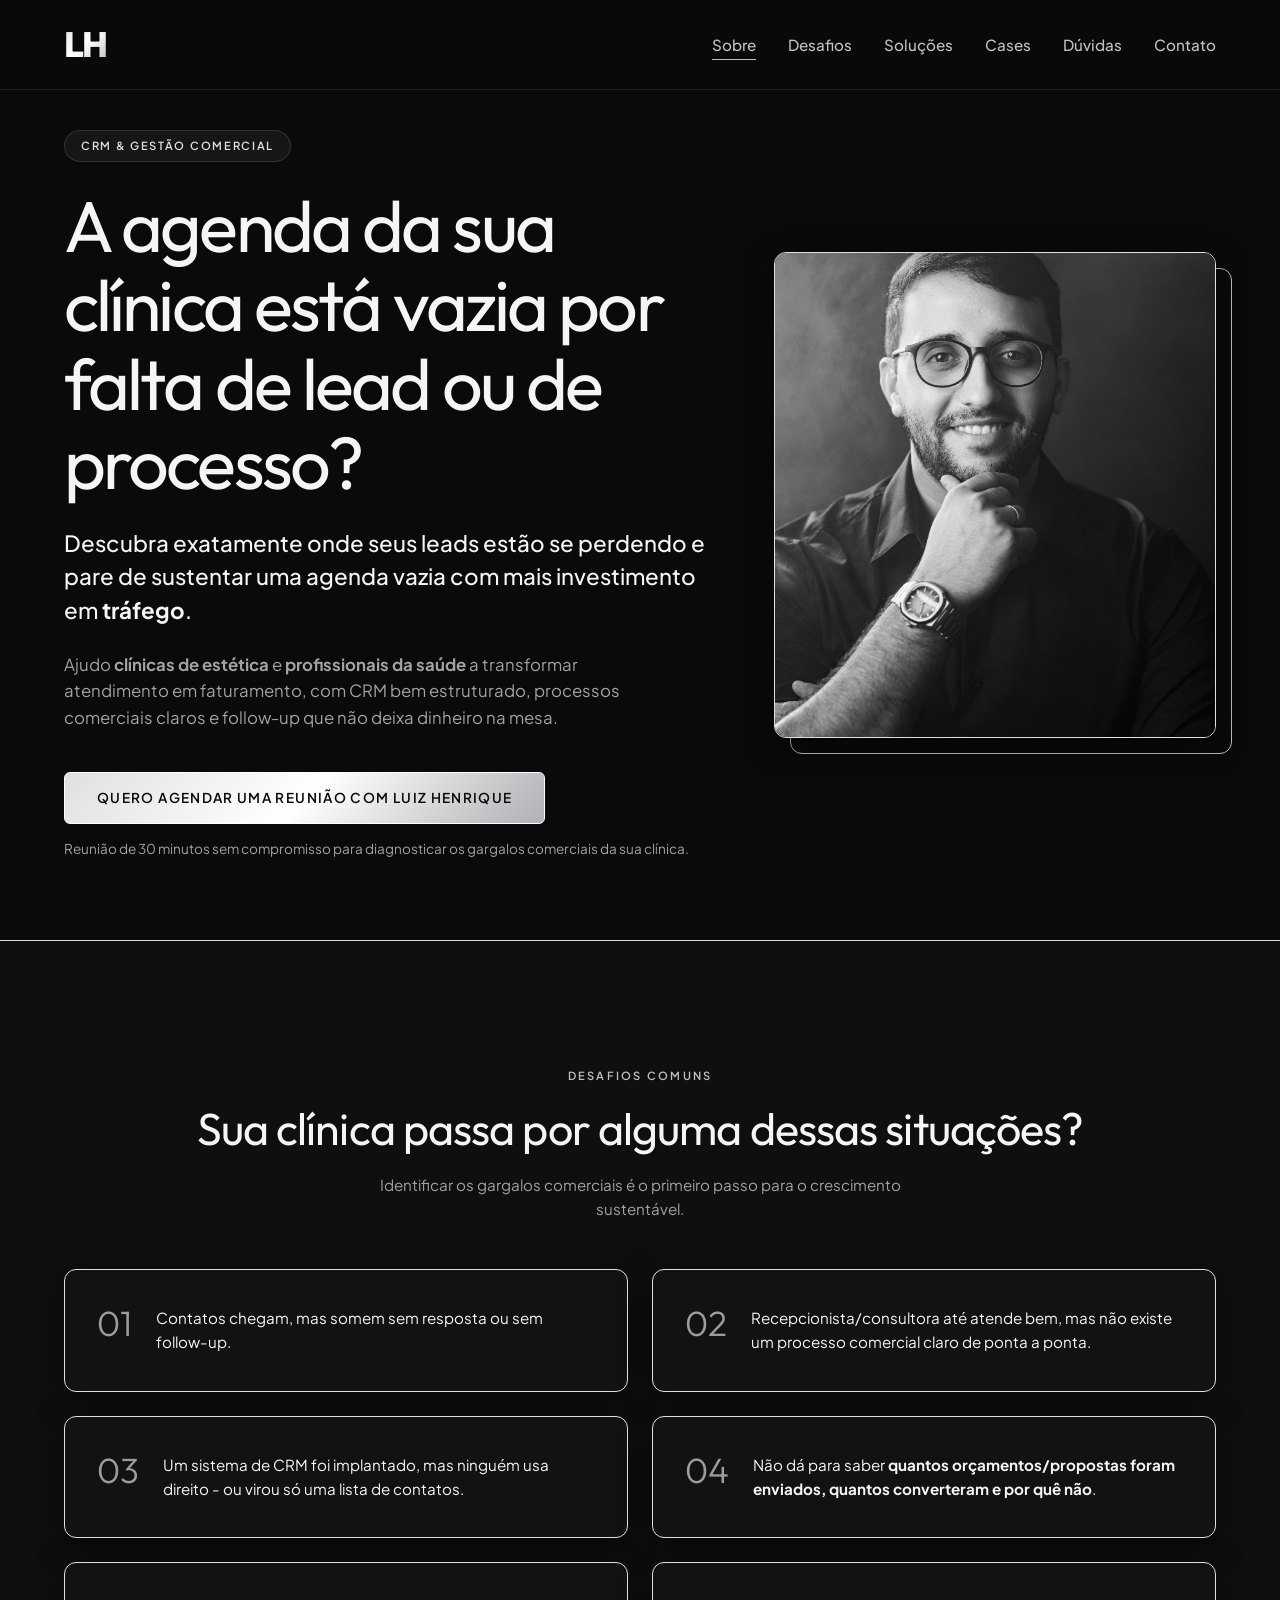
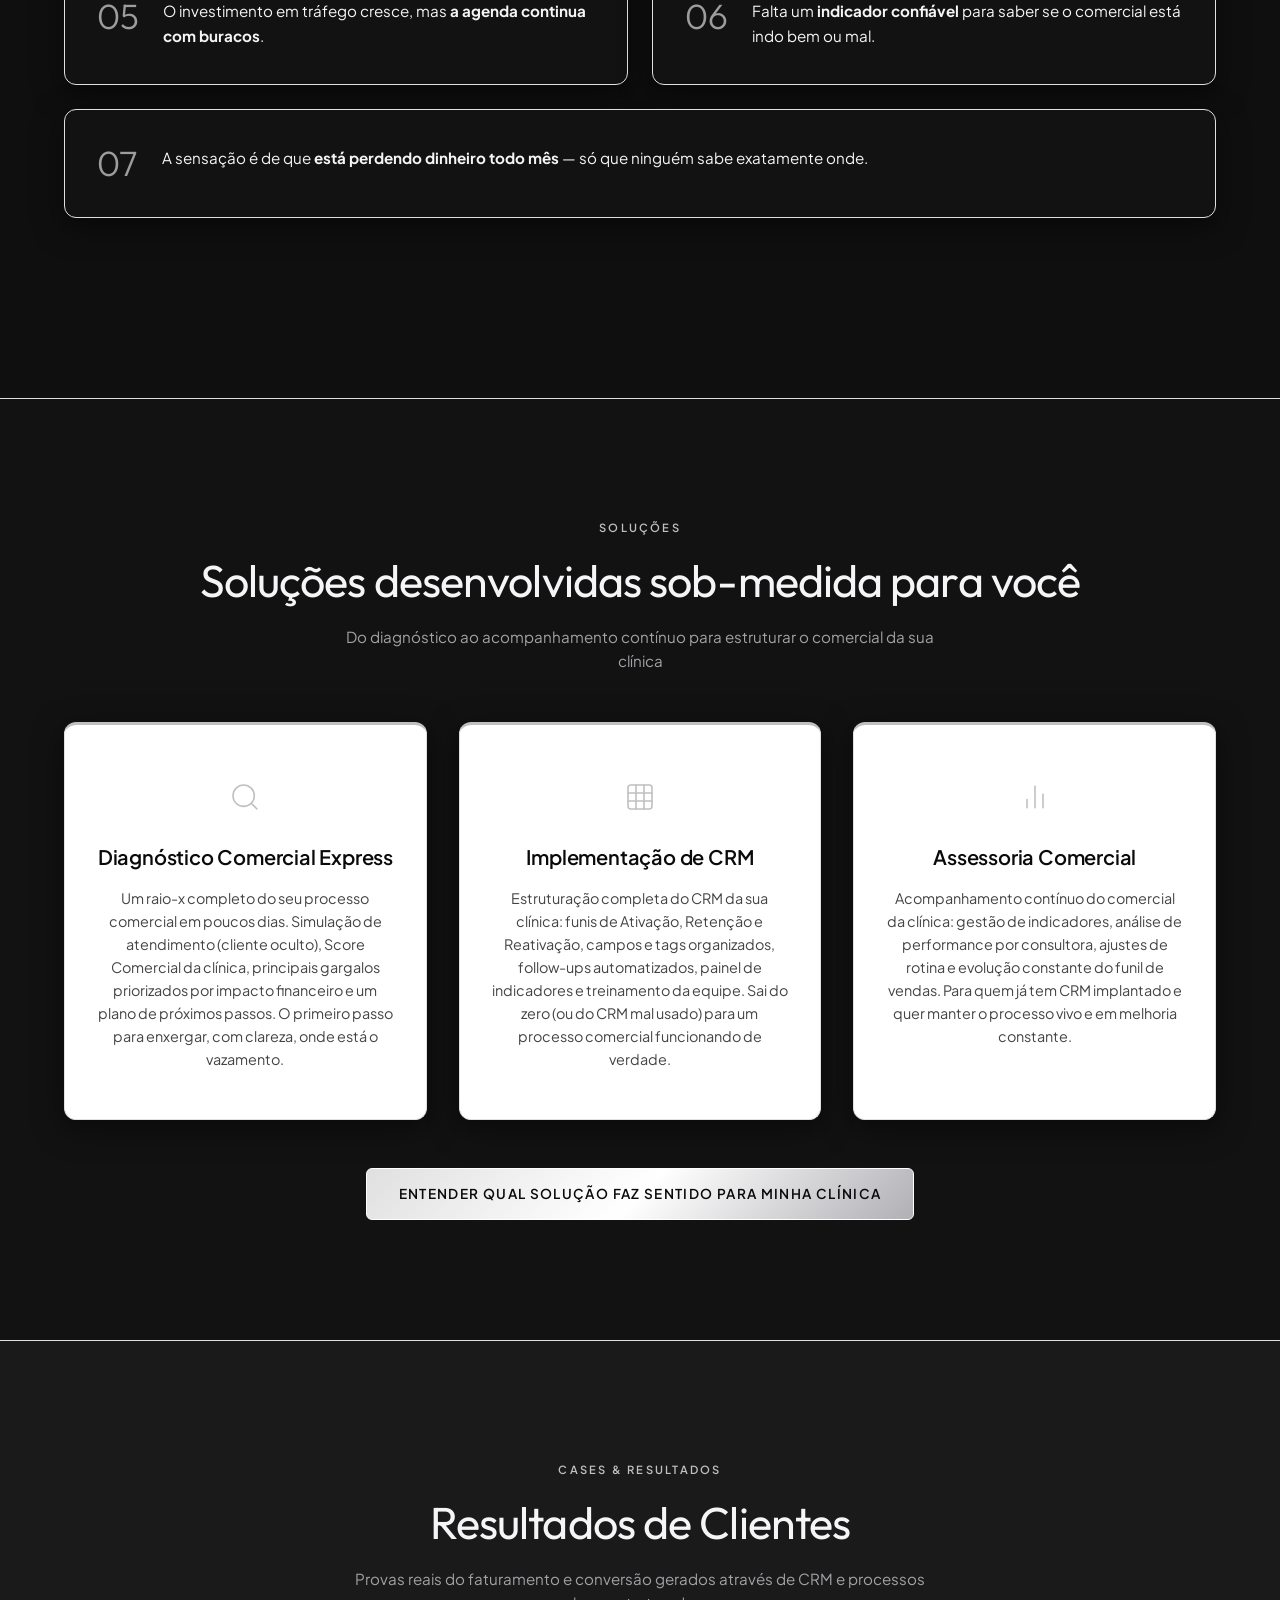
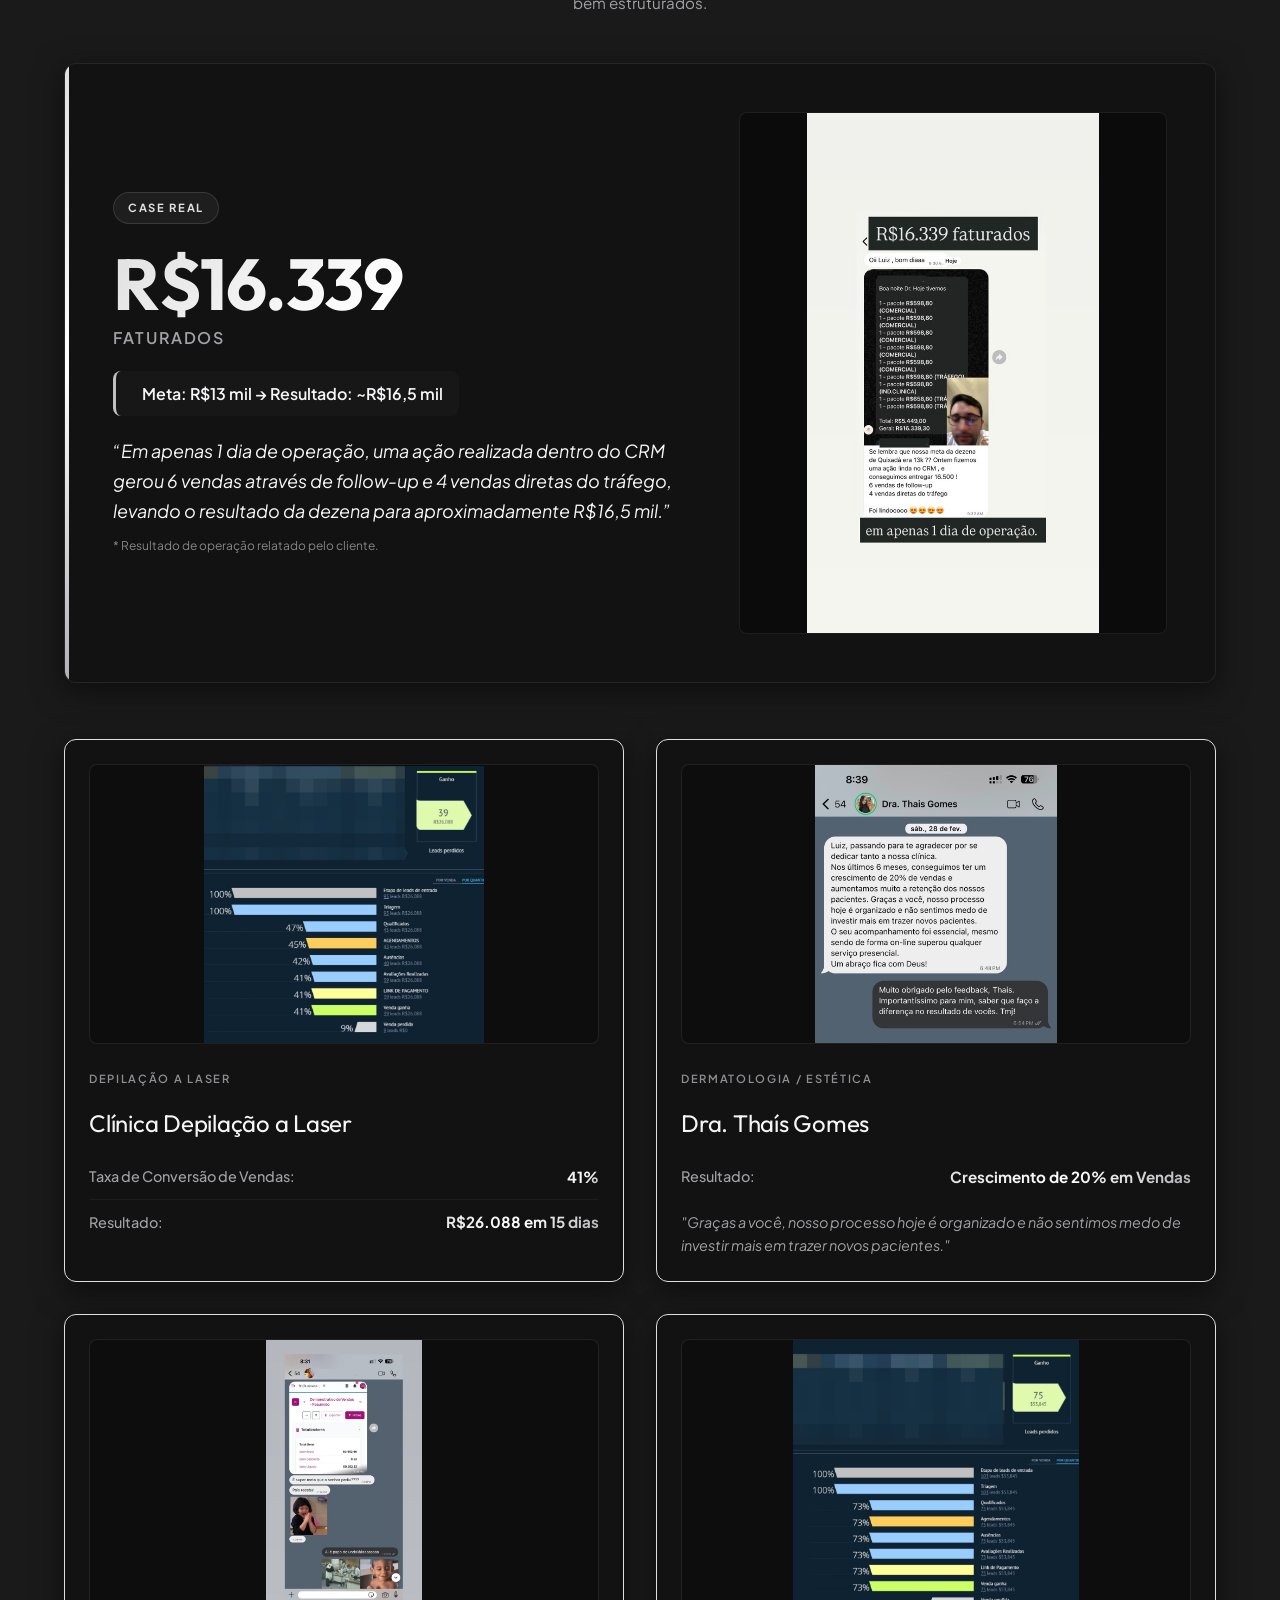
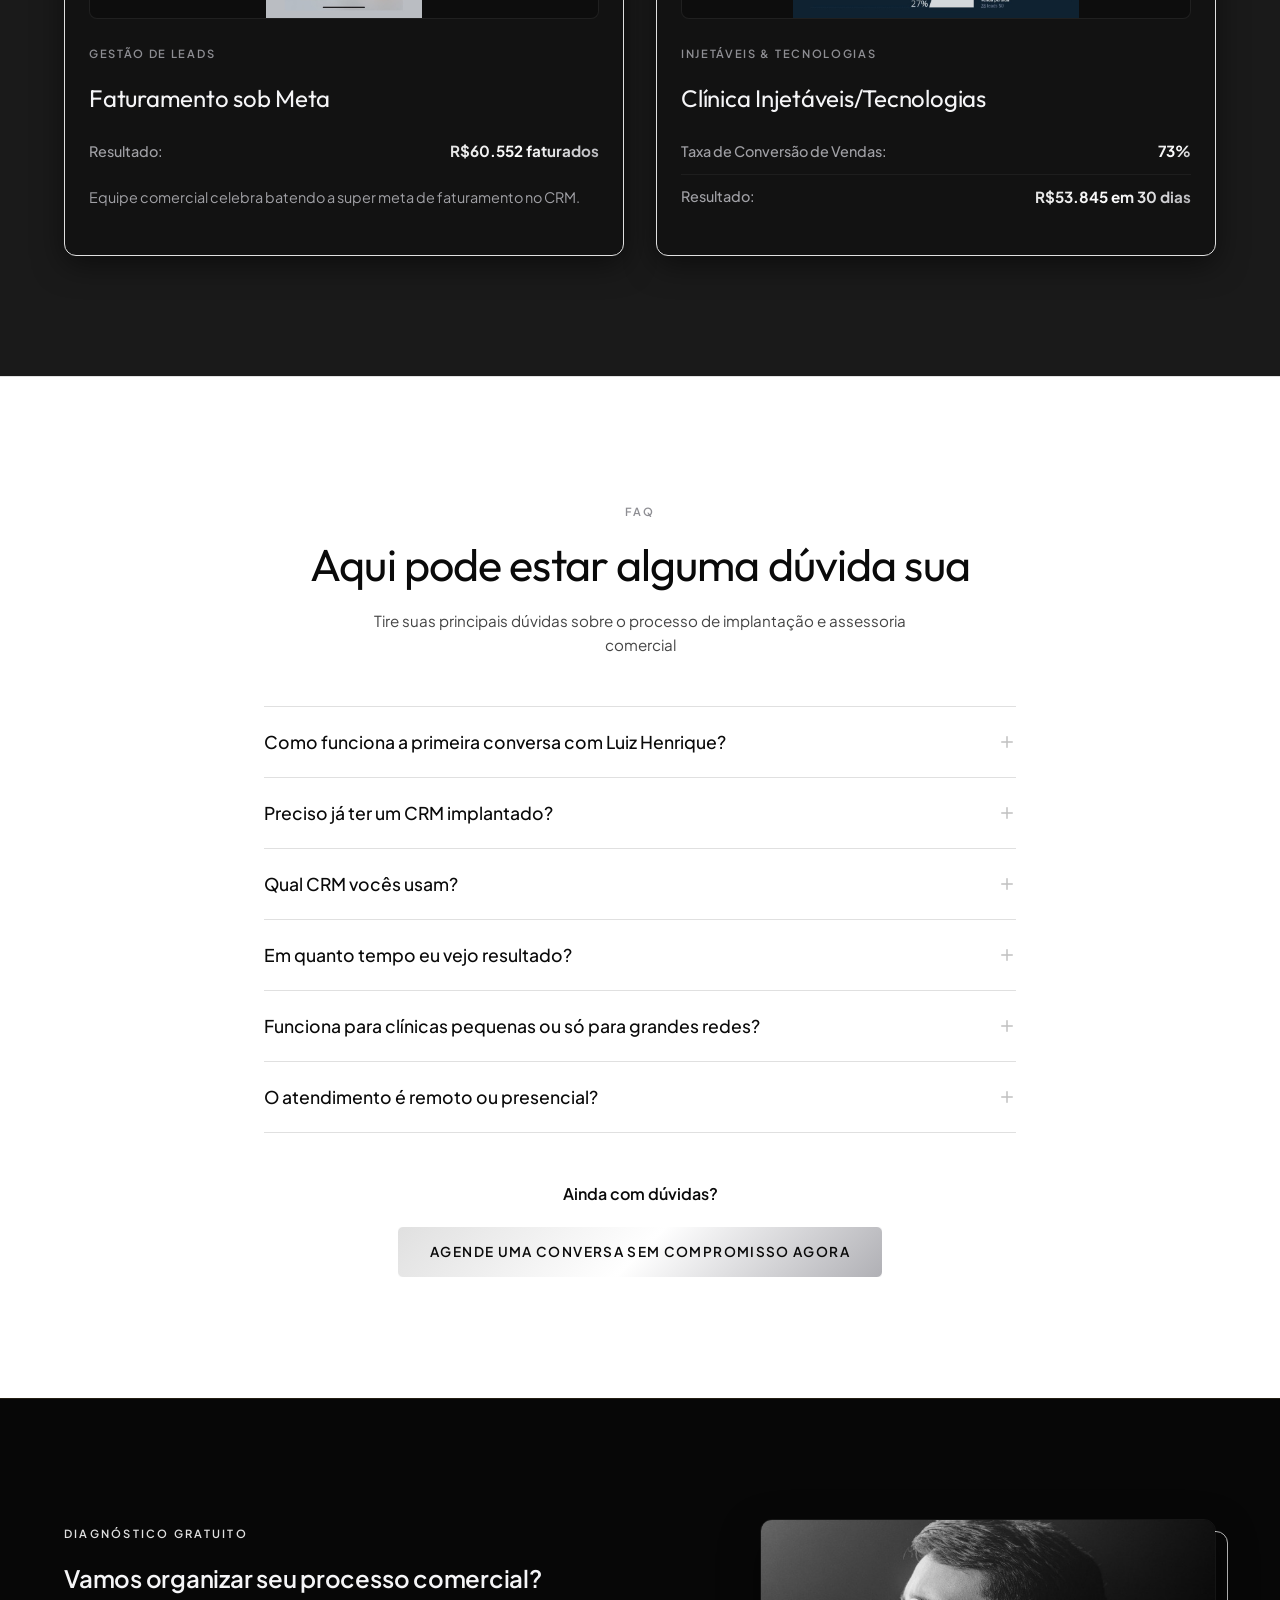
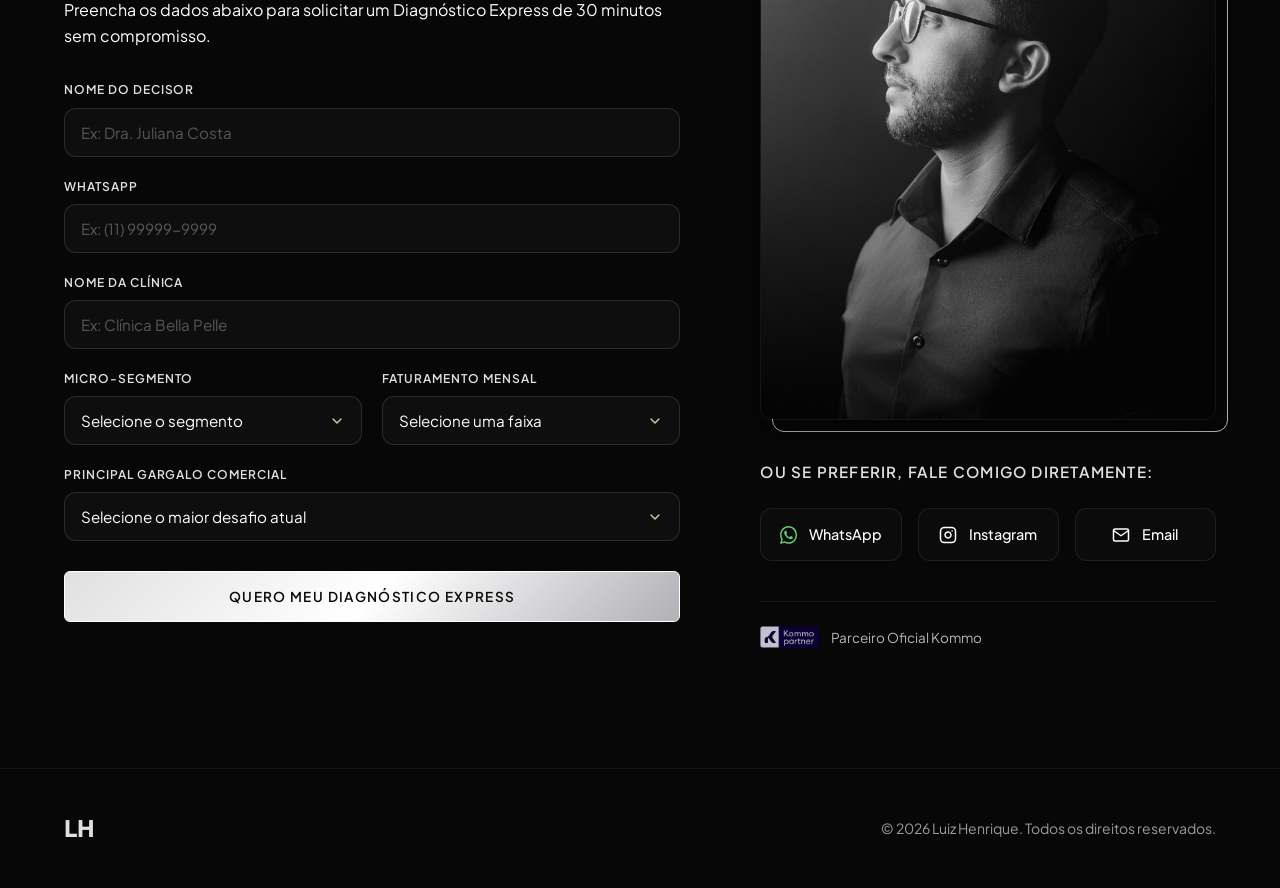
<file: index.html>
<!DOCTYPE html>
<html lang="pt-BR">

<head>
    <meta charset="UTF-8">
    <meta name="viewport" content="width=device-width, initial-scale=1.0">
    <meta http-equiv="X-UA-Compatible" content="ie=edge">

    <!-- SEO Meta Tags -->
    <title>Luiz Henrique | CRM e Gestão de Leads</title>
    <meta name="description"
        content="Especialista em CRM e Gestão de Leads. Transformo conversas em faturamento no Instagram para profissionais da saúde, estética e bem-estar.">
    <meta name="author" content="Luiz Henrique">
    <meta name="keywords"
        content="CRM, Gestão de Leads, Kommo, Instagram, Vendas, Saúde, Estética, Automação, WhatsApp API">

    <!-- Open Graph / Facebook / WhatsApp -->
    <meta property="og:type" content="website">
    <meta property="og:url" content="https://nataliaribeiross.my.canva.site/">
    <meta property="og:title" content="Luiz Henrique | CRM e Gestão de Leads">
    <meta property="og:description"
        content="Transformo conversas em faturamento no Instagram. Organização de processos comerciais, automações e estratégias de relacionamento.">
    <meta property="og:image" content="assets/profile-lh-hero.jpg">

    <!-- Favicon -->
    <link rel="shortcut icon" href="assets/favicon.png" type="image/png">

    <!-- Google Fonts -->
    <link rel="preconnect" href="https://fonts.googleapis.com">
    <link rel="preconnect" href="https://fonts.gstatic.com" crossorigin>
    <link
        href="https://fonts.googleapis.com/css2?family=Plus+Jakarta+Sans:wght@300;400;500;600;700&family=Outfit:wght@300;400;500;600;700;800&display=swap"
        rel="stylesheet">

    <!-- Stylesheet -->
    <link rel="stylesheet" href="style.css">
</head>

<body>

    <!-- Header Navigation -->
    <header class="header">
        <div class="header-container">
            <a href="#sobre" class="logo">LH</a>

            <!-- Mobile Menu Toggle -->
            <button class="nav-toggle" aria-label="Abrir menu" aria-controls="primary-navigation" aria-expanded="false">
                <span class="hamburger"></span>
            </button> <!-- Navbar Links -->
            <nav class="nav" id="primary-navigation">
                <ul class="nav-list">
                    <li><a href="#sobre" class="nav-link">Sobre</a></li>
                    <li><a href="#dores" class="nav-link">Desafios</a></li>
                    <li><a href="#servicos" class="nav-link">Soluções</a></li>
                    <li><a href="#cases" class="nav-link">Cases</a></li>
                    <li><a href="#duvidas" class="nav-link">Dúvidas</a></li>
                    <li><a href="#contato" class="nav-link">Contato</a></li>
                </ul>
            </nav>
        </div>
    </header>

    <main>
        <!-- Hero Section -->
        <section id="sobre" class="hero-section">
            <div class="container hero-container">
                <div class="hero-content">
                    <span class="hero-badge animate-fade-in">CRM & Gestão Comercial</span>
                    <h1 class="hero-title animate-fade-in">A agenda da sua clínica está vazia por falta de lead ou de
                        processo?</h1>
                    <p class="hero-subtitle animate-fade-in-delay">
                        Descubra exatamente onde seus leads estão se perdendo e pare de sustentar uma agenda vazia com
                        mais investimento em <strong>tráfego</strong>.
                    </p>
                    <p class="hero-description animate-fade-in-delay-2">
                        Ajudo <strong>clínicas de estética</strong> e <strong>profissionais da saúde</strong> a
                        transformar atendimento em faturamento, com CRM bem estruturado, processos comerciais claros e
                        follow-up que não deixa dinheiro na mesa.
                    </p>
                    <div class="hero-cta animate-fade-in-delay-3">
                        <a href="#contato" class="btn btn-primary">Quero agendar uma reunião com Luiz Henrique</a>
                        <span class="hero-cta-hint">Reunião de 30 minutos sem compromisso para diagnosticar os gargalos
                            comerciais da sua clínica.</span>
                    </div>
                </div>
                <div class="hero-image-wrapper animate-fade-in-right">
                    <img src="assets/profile-lh-hero.jpg" alt="Luiz Henrique" class="hero-img">
                </div>
            </div>
        </section>

        <!-- Pains Section (Sessão 2) -->
        <section id="dores" class="pains-section">
            <div class="container pains-container">
                <div class="pains-header text-center">
                    <span class="section-tag">Desafios Comuns</span>
                    <h2 class="section-title">Sua clínica passa por alguma dessas situações?</h2>
                    <p class="section-subtitle">Identificar os gargalos comerciais é o primeiro passo para o crescimento
                        sustentável.</p>
                </div>

                <div class="pains-list">
                    <!-- Pain 1 -->
                    <div class="pain-item">
                        <span class="pain-num">01</span>
                        <p class="pain-text">Contatos chegam, mas somem sem resposta ou sem follow-up.</p>
                    </div>

                    <!-- Pain 2 -->
                    <div class="pain-item">
                        <span class="pain-num">02</span>
                        <p class="pain-text">Recepcionista/consultora até atende bem, mas não existe um processo
                            comercial claro de ponta a ponta.</p>
                    </div>

                    <!-- Pain 3 -->
                    <div class="pain-item">
                        <span class="pain-num">03</span>
                        <p class="pain-text">Um sistema de CRM foi implantado, mas ninguém usa direito - ou virou só uma
                            lista de contatos.</p>
                    </div>

                    <!-- Pain 4 -->
                    <div class="pain-item">
                        <span class="pain-num">04</span>
                        <p class="pain-text">Não dá para saber <strong>quantos orçamentos/propostas foram enviados,
                                quantos converteram e por quê não</strong>.</p>
                    </div>

                    <!-- Pain 5 -->
                    <div class="pain-item">
                        <span class="pain-num">05</span>
                        <p class="pain-text">O investimento em tráfego cresce, mas <strong>a agenda continua com
                                buracos</strong>.</p>
                    </div>

                    <!-- Pain 6 -->
                    <div class="pain-item">
                        <span class="pain-num">06</span>
                        <p class="pain-text">Falta um <strong>indicador confiável</strong> para saber se o comercial
                            está indo bem ou mal.</p>
                    </div>

                    <!-- Pain 7 -->
                    <div class="pain-item full-width">
                        <span class="pain-num">07</span>
                        <p class="pain-text">A sensação é de que <strong>está perdendo dinheiro todo mês</strong> — só
                            que ninguém sabe exatamente onde.</p>
                    </div>
                </div>

            </div>
        </section>

        <!-- Services Section -->
        <section id="servicos" class="services-section">
            <div class="container">
                <span class="section-tag text-center" style="display: block; text-align: center;">Soluções</span>
                <h2 class="section-title text-center">Soluções desenvolvidas sob-medida para você</h2>
                <p class="section-subtitle text-center">Do diagnóstico ao acompanhamento contínuo para estruturar o
                    comercial da sua clínica</p>

                <div class="services-grid">
                    <!-- Card 1 -->
                    <div class="service-card">
                        <div class="service-icon">
                            <svg width="32" height="32" viewBox="0 0 24 24" fill="none" stroke="currentColor"
                                stroke-width="1.2" stroke-linecap="round" stroke-linejoin="round">
                                <circle cx="11" cy="11" r="8"></circle>
                                <line x1="21" y1="21" x2="16.65" y2="16.65"></line>
                            </svg>
                        </div>
                        <h3 class="service-title">Diagnóstico Comercial Express</h3>
                        <p class="service-desc">
                            Um raio-x completo do seu processo comercial em poucos dias. Simulação de atendimento
                            (cliente oculto), Score Comercial da clínica, principais gargalos priorizados por impacto
                            financeiro e um plano de próximos passos. O primeiro passo para enxergar, com clareza, onde
                            está o vazamento.
                        </p>
                    </div>

                    <!-- Card 2 -->
                    <div class="service-card">
                        <div class="service-icon">
                            <svg width="32" height="32" viewBox="0 0 24 24" fill="none" stroke="currentColor"
                                stroke-width="1.2" stroke-linecap="round" stroke-linejoin="round">
                                <rect x="3" y="3" width="18" height="18" rx="2" ry="2"></rect>
                                <line x1="9" y1="3" x2="9" y2="21"></line>
                                <line x1="15" y1="3" x2="15" y2="21"></line>
                                <line x1="3" y1="9" x2="21" y2="9"></line>
                                <line x1="3" y1="15" x2="21" y2="15"></line>
                            </svg>
                        </div>
                        <h3 class="service-title">Implementação de CRM</h3>
                        <p class="service-desc">
                            Estruturação completa do CRM da sua clínica: funis de Ativação, Retenção e Reativação,
                            campos e tags organizados, follow-ups automatizados, painel de indicadores e treinamento da
                            equipe. Sai do zero (ou do CRM mal usado) para um processo comercial funcionando de verdade.
                        </p>
                    </div>

                    <!-- Card 3 -->
                    <div class="service-card">
                        <div class="service-icon">
                            <svg width="32" height="32" viewBox="0 0 24 24" fill="none" stroke="currentColor"
                                stroke-width="1.2" stroke-linecap="round" stroke-linejoin="round">
                                <line x1="18" y1="20" x2="18" y2="10"></line>
                                <line x1="12" y1="20" x2="12" y2="4"></line>
                                <line x1="6" y1="20" x2="6" y2="14"></line>
                            </svg>
                        </div>
                        <h3 class="service-title">Assessoria Comercial</h3>
                        <p class="service-desc">
                            Acompanhamento contínuo do comercial da clínica: gestão de indicadores, análise de
                            performance por consultora, ajustes de rotina e evolução constante do funil de vendas. Para
                            quem já tem CRM implantado e quer manter o processo vivo e em melhoria constante.
                        </p>
                    </div>
                </div>

                <div class="services-cta text-center" style="margin-top: 48px;">
                    <a href="#contato" class="btn btn-primary">Entender qual solução faz sentido para minha clínica</a>
                </div>
            </div>
        </section>

        <!-- Cases Section (Sessão 4) -->
        <section id="cases" class="cases-section">
            <div class="container">
                <span class="section-tag text-center" style="display: block; text-align: center;">Cases &
                    Resultados</span>
                <h2 class="section-title text-center">Resultados de Clientes</h2>
                <p class="section-subtitle text-center">Provas reais do faturamento e conversão gerados através de CRM e
                    processos bem estruturados.</p>

                <!-- Featured Case (Caso Real) -->
                <div class="featured-case-card">
                    <div class="featured-case-info">
                        <span class="featured-case-tag">Case Real</span>
                        <div class="featured-case-number-wrapper">
                            <h3 class="featured-case-number">R$16.339</h3>
                            <span class="featured-case-label">faturados</span>
                        </div>
                        <div class="featured-case-meta">
                            <span class="meta-icon"></span>
                            <span class="meta-text">Meta: R$13 mil &rarr; Resultado: ~R$16,5 mil</span>
                        </div>
                        <div class="featured-case-text-wrapper">
                            <p class="featured-case-text">
                                &ldquo;Em apenas 1 dia de operação, uma ação realizada dentro do CRM gerou 6 vendas
                                através de follow-up e 4 vendas diretas do tráfego, levando o resultado da dezena para
                                aproximadamente R$16,5 mil.&rdquo;
                            </p>
                            <p class="featured-case-disclaimer">
                                * Resultado de operação relatado pelo cliente.
                            </p>
                        </div>
                    </div>
                    <div class="featured-case-image-wrapper">
                        <img src="assets/case-real-depoimento.jpg" alt="Depoimento comprovando R$16.339 faturados"
                            class="featured-case-img">
                    </div>
                </div>

                <div class="cases-grid">
                    <!-- Testimonial 1 -->
                    <div class="case-card visual-case">
                        <div class="case-image-wrapper">
                            <img src="assets/testimonial-1.jpg" alt="Clínica Depilação a Laser" class="case-screenshot">
                        </div>
                        <div class="case-content-wrapper">
                            <span class="case-badge">Depilação a Laser</span>
                            <h3 class="case-title">Clínica Depilação a Laser</h3>
                            <div class="case-metrics">
                                <span class="metric-label">Taxa de Conversão de Vendas:</span>
                                <span class="metric-value highlighting">41%</span>
                            </div>
                            <div class="case-metrics">
                                <span class="metric-label">Resultado:</span>
                                <span class="metric-value highlighting">R$26.088 em 15 dias</span>
                            </div>
                        </div>
                    </div>

                    <!-- Testimonial 2 -->
                    <div class="case-card visual-case">
                        <div class="case-image-wrapper">
                            <img src="assets/testimonial-2.jpg" alt="Dra. Thaís Gomes" class="case-screenshot">
                        </div>
                        <div class="case-content-wrapper">
                            <span class="case-badge">Dermatologia / Estética</span>
                            <h3 class="case-title">Dra. Thaís Gomes</h3>
                            <div class="case-metrics">
                                <span class="metric-label">Resultado:</span>
                                <span class="metric-value highlighting">Crescimento de 20% em Vendas</span>
                            </div>
                            <p class="case-desc" style="font-style: italic; margin-top: 8px;">"Graças a você, nosso
                                processo hoje é organizado e não sentimos medo de investir mais em trazer novos
                                pacientes."</p>
                        </div>
                    </div>

                    <!-- Testimonial 3 -->
                    <div class="case-card visual-case">
                        <div class="case-image-wrapper">
                            <img src="assets/testimonial-3.jpg" alt="Demonstrativo de Vendas" class="case-screenshot">
                        </div>
                        <div class="case-content-wrapper">
                            <span class="case-badge">Gestão de Leads</span>
                            <h3 class="case-title">Faturamento sob Meta</h3>
                            <div class="case-metrics">
                                <span class="metric-label">Resultado:</span>
                                <span class="metric-value highlighting">R$60.552 faturados</span>
                            </div>
                            <p class="case-desc" style="margin-top: 8px;">Equipe comercial celebra batendo a super meta
                                de faturamento no CRM.</p>
                        </div>
                    </div>

                    <!-- Testimonial 4 -->
                    <div class="case-card visual-case">
                        <div class="case-image-wrapper">
                            <img src="assets/testimonial-4.jpg" alt="Clínica Injetáveis/Tecnologias"
                                class="case-screenshot">
                        </div>
                        <div class="case-content-wrapper">
                            <span class="case-badge">Injetáveis & Tecnologias</span>
                            <h3 class="case-title">Clínica Injetáveis/Tecnologias</h3>
                            <div class="case-metrics">
                                <span class="metric-label">Taxa de Conversão de Vendas:</span>
                                <span class="metric-value highlighting">73%</span>
                            </div>
                            <div class="case-metrics">
                                <span class="metric-label">Resultado:</span>
                                <span class="metric-value highlighting">R$53.845 em 30 dias</span>
                            </div>
                        </div>
                    </div>
                </div>
            </div>
        </section>



        <!-- FAQ Section -->
        <section id="duvidas" class="faq-section">
            <div class="container faq-container">
                <div class="faq-header text-center">
                    <span class="section-tag">FAQ</span>
                    <h2 class="section-title">Aqui pode estar alguma dúvida sua</h2>
                    <p class="section-subtitle">Tire suas principais dúvidas sobre o processo de implantação e
                        assessoria comercial</p>
                </div>

                <div class="faq-list">
                    <!-- Item 1 -->
                    <div class="faq-item">
                        <button class="faq-question" aria-expanded="false">
                            <span>Como funciona a primeira conversa com Luiz Henrique?</span>
                            <span class="faq-toggle-icon">
                                <svg width="18" height="18" viewBox="0 0 24 24" fill="none" stroke="currentColor"
                                    stroke-width="2" stroke-linecap="round" stroke-linejoin="round">
                                    <line x1="12" y1="5" x2="12" y2="19"></line>
                                    <line x1="5" y1="12" x2="19" y2="12"></line>
                                </svg>
                            </span>
                        </button>
                        <div class="faq-answer">
                            <div class="faq-answer-content">
                                <p>É uma reunião rápida, de cerca de 30 minutos, para entender o momento comercial da
                                    sua clínica e indicar o melhor caminho — seja o Diagnóstico Express, a Implementação
                                    de CRM ou a Assessoria Comercial.</p>
                            </div>
                        </div>
                    </div>

                    <!-- Item 2 -->
                    <div class="faq-item">
                        <button class="faq-question" aria-expanded="false">
                            <span>Preciso já ter um CRM implantado?</span>
                            <span class="faq-toggle-icon">
                                <svg width="18" height="18" viewBox="0 0 24 24" fill="none" stroke="currentColor"
                                    stroke-width="2" stroke-linecap="round" stroke-linejoin="round">
                                    <line x1="12" y1="5" x2="12" y2="19"></line>
                                    <line x1="5" y1="12" x2="19" y2="12"></line>
                                </svg>
                            </span>
                        </button>
                        <div class="faq-answer">
                            <div class="faq-answer-content">
                                <p>Não. Muitas clínicas começam do zero. O trabalho é justamente estruturar (ou
                                    reestruturar) esse processo comercial do início ao fim.</p>
                            </div>
                        </div>
                    </div>

                    <!-- Item 3 -->
                    <div class="faq-item">
                        <button class="faq-question" aria-expanded="false">
                            <span>Qual CRM vocês usam?</span>
                            <span class="faq-toggle-icon">
                                <svg width="18" height="18" viewBox="0 0 24 24" fill="none" stroke="currentColor"
                                    stroke-width="2" stroke-linecap="round" stroke-linejoin="round">
                                    <line x1="12" y1="5" x2="12" y2="19"></line>
                                    <line x1="5" y1="12" x2="19" y2="12"></line>
                                </svg>
                            </span>
                        </button>
                        <div class="faq-answer">
                            <div class="faq-answer-content">
                                <p>O trabalho é feito principalmente na plataforma Kommo (da qual Luiz Henrique é
                                    parceiro
                                    oficial), mas o diagnóstico inicial não depende de qual CRM você já usa.</p>
                            </div>
                        </div>
                    </div>

                    <!-- Item 4 -->
                    <div class="faq-item">
                        <button class="faq-question" aria-expanded="false">
                            <span>Em quanto tempo eu vejo resultado?</span>
                            <span class="faq-toggle-icon">
                                <svg width="18" height="18" viewBox="0 0 24 24" fill="none" stroke="currentColor"
                                    stroke-width="2" stroke-linecap="round" stroke-linejoin="round">
                                    <line x1="12" y1="5" x2="12" y2="19"></line>
                                    <line x1="5" y1="12" x2="19" y2="12"></line>
                                </svg>
                            </span>
                        </button>
                        <div class="faq-answer">
                            <div class="faq-answer-content">
                                <p>O Diagnóstico Comercial Express entrega clareza sobre os gargalos em poucos dias. Já
                                    a Implementação de CRM costuma rodar em fases, com entregas e treinamentos ao longo
                                    do projeto — o objetivo é gerar processo funcionando, não só relatório.</p>
                            </div>
                        </div>
                    </div>

                    <!-- Item 5 -->
                    <div class="faq-item">
                        <button class="faq-question" aria-expanded="false">
                            <span>Funciona para clínicas pequenas ou só para grandes redes?</span>
                            <span class="faq-toggle-icon">
                                <svg width="18" height="18" viewBox="0 0 24 24" fill="none" stroke="currentColor"
                                    stroke-width="2" stroke-linecap="round" stroke-linejoin="round">
                                    <line x1="12" y1="5" x2="12" y2="19"></line>
                                    <line x1="5" y1="12" x2="19" y2="12"></line>
                                </svg>
                            </span>
                        </button>
                        <div class="faq-answer">
                            <div class="faq-answer-content">
                                <p>Funciona para diferentes portes. O que muda é a profundidade do projeto, definida na
                                    conversa comercial inicial.</p>
                            </div>
                        </div>
                    </div>

                    <!-- Item 6 -->
                    <div class="faq-item">
                        <button class="faq-question" aria-expanded="false">
                            <span>O atendimento é remoto ou presencial?</span>
                            <span class="faq-toggle-icon">
                                <svg width="18" height="18" viewBox="0 0 24 24" fill="none" stroke="currentColor"
                                    stroke-width="2" stroke-linecap="round" stroke-linejoin="round">
                                    <line x1="12" y1="5" x2="12" y2="19"></line>
                                    <line x1="5" y1="12" x2="19" y2="12"></line>
                                </svg>
                            </span>
                        </button>
                        <div class="faq-answer">
                            <div class="faq-answer-content">
                                <p>100% remoto, o que permite atender clínicas em qualquer cidade do Brasil com a mesma
                                    agilidade e eficiência.</p>
                            </div>
                        </div>
                    </div>
                </div>

                <div class="faq-footer text-center" style="margin-top: 48px;">
                    <p class="faq-footer-text" style="font-weight: 600; margin-bottom: 20px; color: var(--gold-dark);">
                        Ainda com dúvidas?</p>
                    <a href="#contato" class="btn btn-primary">Agende uma conversa sem compromisso agora</a>
                </div>
            </div>
        </section>

        <!-- Contact Section -->
        <section id="contato" class="contact-section">
            <div class="container contact-container">
                <!-- Left Column: Lead Capture Form -->
                <div class="contact-form-wrapper">
                    <span class="section-tag invert">Diagnóstico Gratuito</span>
                    <h2 class="contact-title">Vamos organizar seu processo comercial?</h2>
                    <p class="contact-subtitle">Preencha os dados abaixo para solicitar um Diagnóstico Express de 30
                        minutos sem compromisso.</p>

                    <form id="lead-capture-form" class="lead-form">
                        <div class="form-group">
                            <label for="lead-name">Nome Do Decisor</label>
                            <input type="text" id="lead-name" name="name" required placeholder="Ex: Dra. Juliana Costa">
                        </div>

                        <div class="form-group">
                            <label for="lead-whatsapp">WhatsApp</label>
                            <input type="tel" id="lead-whatsapp" name="whatsapp" required
                                placeholder="Ex: (11) 99999-9999">
                        </div>

                        <div class="form-group">
                            <label for="lead-company">Nome da Clínica</label>
                            <input type="text" id="lead-company" name="company" required
                                placeholder="Ex: Clínica Bella Pelle">
                        </div>

                        <div class="form-row">
                            <div class="form-group">
                                <label for="lead-segment">Micro-segmento</label>
                                <select id="lead-segment" name="segment" required>
                                    <option value="" disabled selected>Selecione o segmento</option>
                                    <option value="Estética Avançada">Harmonização</option>
                                    <option value="Dermatologia / Plástica">Dermatologia</option>
                                    <option value="Odontologia">Trícologia</option>
                                    <option value="Clínica Médica / Nutrologia / Outros">Injetaveis
                                    </option>
                                    <option value="Spa / Beleza / Bem-estar">Ginecologia</option>
                                    <option value="Outro segmento">Depilação a Laser</option>
                                </select>
                            </div>
                            <div class="form-group">
                                <label for="lead-revenue">Faturamento Mensal</label>
                                <select id="lead-revenue" name="revenue" required>
                                    <option value="" disabled selected>Selecione uma faixa</option>
                                    <option value="Até R$ 20k">Até R$ 40.000 / mês</option>
                                    <option value="R$ 20k a R$ 50k">R$ 40.000 a R$ 80.000 / mês</option>
                                    <option value="R$ 50k a R$ 100k">R$ 80.000 a R$ 120.000 / mês</option>
                                    <option value="Acima de R$ 100k">Mais de R$ 150.000 / mês</option>
                                </select>
                            </div>
                        </div>

                        <div class="form-group">
                            <label for="lead-challenge">Principal Gargalo Comercial</label>
                            <select id="lead-challenge" name="challenge" required>
                                <option value="" disabled selected>Selecione o maior desafio atual</option>
                                <option value="Leads sem resposta">Contatos chegam, mas somem sem resposta</option>
                                <option value="Falta de processo">Não existe um processo comercial claro de ponta a
                                    ponta</option>
                                <option value="CRM abandonado/inexistente">Temos CRM implantado, mas ninguém usa direito
                                </option>
                                <option value="Desperdício de tráfego">Investimos em tráfego, mas a agenda continua
                                    vazia</option>
                                <option value="Outros">Outro desafio / Não sei identificar</option>
                            </select>
                        </div>

                        <button type="submit" class="btn btn-submit" id="btn-submit-lead">
                            Quero meu Diagnóstico Express
                        </button>
                    </form>
                </div>

                <!-- Right Column: Image and Direct Links -->
                <div class="contact-info-wrapper">
                    <div class="contact-image-container">
                        <img src="assets/contact-profile-lh.jpg" alt="Luiz Henrique" class="contact-img">
                    </div>

                    <div class="contact-direct-links">
                        <h3>Ou se preferir, fale comigo diretamente:</h3>
                        <div class="direct-buttons">
                            <!-- WhatsApp -->
                            <a href="https://wa.me/5581999222021" target="_blank" rel="noopener noreferrer"
                                class="direct-btn whatsapp">
                                <img src="assets/whatsapp-icon.svg" alt="WhatsApp Icon" class="direct-icon">
                                <span>WhatsApp</span>
                            </a>

                            <!-- Instagram -->
                            <a href="https://www.instagram.com/souoluizbrandao" target="_blank"
                                rel="noopener noreferrer" class="direct-btn instagram">
                                <svg width="18" height="18" viewBox="0 0 24 24" fill="none" stroke="currentColor"
                                    stroke-width="2" stroke-linecap="round" stroke-linejoin="round">
                                    <rect x="2" y="2" width="20" height="20" rx="5" ry="5"></rect>
                                    <path d="M16 11.37A4 4 0 1 1 12.63 8 4 4 0 0 1 16 11.37z"></path>
                                    <line x1="17.5" y1="6.5" x2="17.51" y2="6.5"></line>
                                </svg>
                                <span>Instagram</span>
                            </a>

                            <!-- Email -->
                            <a href="mailto:souoluizbrandao@gmail.com" class="direct-btn email">
                                <svg width="18" height="18" viewBox="0 0 24 24" fill="none" stroke="currentColor"
                                    stroke-width="2" stroke-linecap="round" stroke-linejoin="round">
                                    <path
                                        d="M4 4h16c1.1 0 2 .9 2 2v12c0 1.1-.9 2-2 2H4c-1.1 0-2-.9-2-2V6c0-1.1.9-2 2-2z">
                                    </path>
                                    <polyline points="22,6 12,13 2,6"></polyline>
                                </svg>
                                <span>Email</span>
                            </a>
                        </div>
                    </div>

                    <!-- Kommo Partnership -->
                    <div class="kommo-badge">
                        <a href="http://www.kommo.com" target="_blank" rel="noopener noreferrer" class="kommo-link">
                            <img src="assets/kommo-logo.png" alt="Kommo Logo" class="kommo-logo">
                            <span class="kommo-text">Parceiro Oficial Kommo</span>
                        </a>
                    </div>
                </div>
            </div>
        </section>
    </main>

    <!-- Footer -->
    <footer class="footer">
        <div class="container footer-container">
            <div class="footer-logo">LH</div>
            <p class="footer-copy">
                &copy; 2026 Luiz Henrique. Todos os direitos reservados.
            </p>
        </div>
    </footer>

    <!-- JavaScript -->
    <script src="index.js"></script>
</body>

</html>
</file>
<file: style.css>
/* ==========================================================================
   DESIGN SYSTEM & VARIABLES
   ========================================================================== */
:root {
    /* Color Palette - Premium Minimalist Black & Silver */
    --bg-primary: #0a0a0a;       /* Deep matte black */
    --bg-secondary: #121212;     /* Sleek dark charcoal for cards and blocks */
    --bg-pastel-sage: #1a1a1a;    /* Dark iron gray instead of green sálvia */
    --bg-pastel-rose: #0f0f0f;    /* Alternating section gray instead of pink */
    --bg-dark: #070707;          /* Absolute dark background for header/footer */
    --text-dark: #f5f5f7;        /* Crisp silver-white for titles (high contrast) */
    --text-muted: #a1a1a6;       /* Clean silver-gray for descriptions */
    --gold: #c0c0c0;             /* Metallic silver / Chrome accent */
    --gold-light: #e0e0e0;       /* High-light silver for borders and accents */
    --gold-dark: #8e8e93;        /* Muted slate silver */
    --white: #ffffff;
    --shadow-soft: 0 8px 30px rgba(0, 0, 0, 0.5);
    --shadow-hover: 0 16px 40px rgba(0, 0, 0, 0.8);
    
    /* Fonts */
    --font-title: 'Outfit', sans-serif;
    --font-body: 'Plus Jakarta Sans', sans-serif;
    
    /* Transitions & Borders */
    --transition-smooth: all 0.5s cubic-bezier(0.16, 1, 0.3, 1);
    --transition-fast: all 0.25s cubic-bezier(0.16, 1, 0.3, 1);
    --border-radius-card: 12px;
    --border-radius-btn: 6px;
    
    /* Layout */
    --header-height: 90px;
    --header-scrolled-height: 75px;
    
    /* Silver Metallic Gradient */
    --silver-metallic: linear-gradient(135deg, #e0e0e0 0%, #ffffff 50%, #b0b0b5 100%);
}

/* ==========================================================================
   RESET & BASE STYLES
   ========================================================================== */
*, *::before, *::after {
    box-sizing: border-box;
    margin: 0;
    padding: 0;
}

html {
    scroll-behavior: smooth;
    font-size: 16px;
    background-color: var(--bg-primary);
    -webkit-font-smoothing: antialiased;
}

body {
    font-family: var(--font-body);
    color: var(--text-dark);
    line-height: 1.6;
    overflow-x: hidden;
    background-color: var(--bg-primary);
}

img {
    max-width: 100%;
    height: auto;
    display: block;
}

a {
    text-decoration: none;
    color: inherit;
    transition: var(--transition-fast);
}

button {
    font-family: inherit;
    border: none;
    background: none;
    cursor: pointer;
}

ul {
    list-style: none;
}

.container {
    width: 100%;
    max-width: 1200px;
    margin: 0 auto;
    padding: 0 24px;
}

/* ==========================================================================
   TYPOGRAPHY
   ========================================================================== */
h1, h2, h3, h4 {
    font-family: var(--font-body);
    color: var(--text-dark);
    font-weight: 600;
    letter-spacing: -0.01em;
}

.section-tag {
    display: inline-block;
    font-size: 0.7rem;
    font-weight: 600;
    text-transform: uppercase;
    letter-spacing: 0.2em;
    color: var(--gold);
    margin-bottom: 16px;
}

.section-tag.invert {
    color: var(--gold-light);
}

.section-title {
    font-family: var(--font-title);
    font-size: clamp(1.8rem, 4.5vw, 2.8rem);
    font-weight: 400;
    line-height: 1.25;
    margin-bottom: 16px;
    letter-spacing: -0.02em;
    color: var(--text-dark);
}

.text-center {
    text-align: center;
}

.section-subtitle {
    font-size: 0.95rem;
    color: var(--text-muted);
    max-width: 600px;
    margin: 0 auto 48px;
    font-weight: 400;
    line-height: 1.6;
}

/* ==========================================================================
   BUTTONS
   ========================================================================== */
.btn {
    display: inline-block;
    padding: 14px 32px;
    font-size: 0.85rem;
    font-weight: 500;
    text-transform: uppercase;
    letter-spacing: 0.1em;
    border-radius: var(--border-radius-btn);
    transition: var(--transition-fast);
    text-align: center;
}

.btn-primary {
    background: var(--silver-metallic);
    color: #0a0a0a;
    border: 1px solid #ffffff;
    font-weight: 600;
}

.btn-primary:hover {
    background: #ffffff;
    border-color: #ffffff;
    color: #000000;
    transform: translateY(-2px);
    box-shadow: 0 6px 20px rgba(255, 255, 255, 0.15);
}

/* ==========================================================================
   HEADER NAVIGATION
   ========================================================================== */
.header {
    position: fixed;
    top: 0;
    left: 0;
    width: 100%;
    height: var(--header-height);
    background-color: rgba(10, 10, 10, 0.75);
    backdrop-filter: blur(12px);
    -webkit-backdrop-filter: blur(12px);
    z-index: 1000;
    transition: var(--transition-smooth);
    border-bottom: 1px solid rgba(255, 255, 255, 0.08);
}

.header.scrolled {
    height: var(--header-scrolled-height);
    background-color: rgba(10, 10, 10, 0.92);
    box-shadow: var(--shadow-soft);
    border-bottom: 1px solid rgba(255, 255, 255, 0.12);
}

.header-container {
    height: 100%;
    display: flex;
    justify-content: space-between;
    align-items: center;
    max-width: 1200px;
    margin: 0 auto;
    padding: 0 24px;
}

.logo {
    font-family: var(--font-title);
    font-size: 2.2rem;
    font-weight: 800;
    background: var(--silver-metallic);
    -webkit-background-clip: text;
    -webkit-text-fill-color: transparent;
    letter-spacing: -0.05em;
    transition: var(--transition-smooth);
}

.logo:hover {
    transform: scale(1.05);
    opacity: 0.9;
}

.nav-list {
    display: flex;
    gap: 32px;
}

.nav-link {
    font-size: 0.95rem;
    font-weight: 500;
    color: var(--gold);
    position: relative;
    padding: 6px 0;
}

.nav-link::after {
    content: '';
    position: absolute;
    bottom: 0;
    left: 0;
    width: 100%;
    height: 1px;
    background-color: var(--gold);
    transform: scaleX(0);
    transform-origin: right;
    transition: transform 0.3s cubic-bezier(0.16, 1, 0.3, 1);
}

.nav-link:hover::after,
.nav-link.active::after {
    transform: scaleX(1);
    transform-origin: left;
}

/* Mobile Toggle Hamburger */
.nav-toggle {
    display: none;
    z-index: 1100;
    padding: 10px;
}

.hamburger {
    display: block;
    position: relative;
    width: 24px;
    height: 2px;
    background-color: var(--gold);
    transition: var(--transition-smooth);
}

.hamburger::before,
.hamburger::after {
    content: '';
    position: absolute;
    left: 0;
    width: 100%;
    height: 2px;
    background-color: var(--gold);
    transition: var(--transition-smooth);
}

.hamburger::before {
    top: -6px;
}

.hamburger::after {
    bottom: -6px;
}

/* Active Hamburger menu toggle states */
.nav-toggle[aria-expanded="true"] .hamburger {
    background-color: transparent;
}

.nav-toggle[aria-expanded="true"] .hamburger::before {
    transform: rotate(45deg);
    top: 0;
}

.nav-toggle[aria-expanded="true"] .hamburger::after {
    transform: rotate(-45deg);
    bottom: 0;
}

/* ==========================================================================
   HERO SECTION
   ========================================================================== */
.hero-section {
    padding-top: calc(var(--header-height) + 40px);
    padding-bottom: 80px;
    position: relative;
    background-color: var(--bg-primary);
    overflow: hidden;
}

.hero-container {
    display: grid;
    grid-template-columns: 1.2fr 0.8fr;
    gap: 48px;
    align-items: center;
}

.hero-content {
    z-index: 2;
}

.hero-badge {
    display: inline-flex;
    align-items: center;
    padding: 6px 16px;
    font-size: 0.7rem;
    font-weight: 600;
    text-transform: uppercase;
    letter-spacing: 0.15em;
    color: var(--gold-light);
    background-color: rgba(255, 255, 255, 0.05);
    border-radius: 50px;
    margin-bottom: 24px;
    border: 1px solid rgba(255, 255, 255, 0.12);
}

.hero-title {
    font-family: var(--font-title);
    font-size: clamp(2.5rem, 8vw, 4.5rem);
    font-weight: 400;
    line-height: 1.1;
    margin-bottom: 24px;
    letter-spacing: -0.04em;
}

.hero-subtitle {
    font-size: clamp(1.1rem, 3vw, 1.4rem);
    font-family: var(--font-body);
    font-weight: 500;
    color: var(--text-dark);
    margin-bottom: 24px;
    line-height: 1.5;
}

.hero-description {
    font-size: clamp(0.95rem, 2vw, 1.05rem);
    color: var(--text-muted);
    margin-bottom: 40px;
    max-width: 600px;
    line-height: 1.6;
}

.hero-image-wrapper {
    position: relative;
    z-index: 2;
}

.hero-image-wrapper::before {
    content: '';
    position: absolute;
    top: 16px;
    left: 16px;
    width: 100%;
    height: 100%;
    border: 1px solid var(--gold);
    border-radius: var(--border-radius-card);
    z-index: -1;
    pointer-events: none;
    transition: var(--transition-smooth);
}

.hero-image-wrapper:hover::before {
    transform: translate(-4px, -4px);
}

.hero-img {
    width: 100%;
    height: auto;
    border-radius: var(--border-radius-card);
    box-shadow: var(--shadow-soft);
    object-fit: cover;
    aspect-ratio: 1 / 1.1;
    border: 1px solid var(--gold-light);
    transition: var(--transition-smooth);
}

.hero-img:hover {
    transform: scale(1.01);
}



/* ==========================================================================
   SERVICES SECTION
   ========================================================================== */
.services-section {
    padding: 120px 0;
    background-color: var(--bg-secondary);
    border-top: 1px solid var(--gold-light);
}

.services-grid {
    display: grid;
    grid-template-columns: repeat(3, 1fr);
    gap: 32px;
    margin-top: 48px;
}

.service-card {
    background-color: var(--white);
    padding: 48px 32px;
    border-radius: var(--border-radius-card);
    transition: var(--transition-fast);
    border: 1px solid var(--gold-light);
    border-top: 3px solid var(--gold);
    display: flex;
    flex-direction: column;
    align-items: center;
    text-align: center;
    box-shadow: var(--shadow-soft);
}

.service-card:hover {
    transform: translateY(-4px);
    border-color: var(--gold);
    border-top-color: var(--gold-dark);
    box-shadow: var(--shadow-hover);
}

.service-icon {
    color: var(--gold);
    margin-bottom: 20px;
    display: flex;
    align-items: center;
    justify-content: center;
    width: 48px;
    height: 48px;
    transition: var(--transition-fast);
}

.service-card:hover .service-icon {
    color: var(--text-dark);
}

.service-title {
    font-size: 1.25rem;
    margin-bottom: 14px;
    font-weight: 600;
    color: var(--text-dark);
}

.service-desc {
    font-size: 0.9rem;
    color: var(--text-muted);
    line-height: 1.6;
}

/* ==========================================================================
   FAQ SECTION (ACCORDION)
   ========================================================================== */
.faq-section {
    padding: 120px 0;
    background-color: var(--white);
    border-top: 1px solid var(--gold-light);
}

.faq-container {
    max-width: 800px;
}

.faq-list {
    margin-top: 40px;
    display: flex;
    flex-direction: column;
    gap: 0;
}

.faq-item {
    background-color: transparent;
    border-bottom: 1px solid var(--gold-light);
    border-radius: 0;
    overflow: hidden;
    transition: var(--transition-fast);
}

.faq-item:first-child {
    border-top: 1px solid var(--gold-light);
}

.faq-question {
    width: 100%;
    padding: 24px 0;
    display: flex;
    justify-content: space-between;
    align-items: center;
    text-align: left;
    font-family: var(--font-body);
    font-size: 1.1rem;
    font-weight: 500;
    color: var(--text-dark);
    transition: var(--transition-fast);
}

.faq-toggle-icon {
    display: flex;
    align-items: center;
    justify-content: center;
    color: var(--gold);
    transition: transform 0.3s cubic-bezier(0.16, 1, 0.3, 1);
}

.faq-item.active {
    background-color: transparent;
}

.faq-item.active .faq-toggle-icon {
    transform: rotate(45deg);
}

.faq-answer {
    max-height: 0;
    overflow: hidden;
    transition: max-height 0.3s cubic-bezier(0.16, 1, 0.3, 1);
}

.faq-answer-content {
    padding: 0 0 24px 0;
    font-size: 0.95rem;
    color: var(--text-muted);
    line-height: 1.65;
}

/* ==========================================================================
   CONTACT SECTION
   ========================================================================== */
.contact-section {
    padding: 120px 0;
    background-color: var(--bg-dark);
    color: var(--white);
    position: relative;
    overflow: hidden;
    border-top: 1px solid rgba(198, 167, 94, 0.15);
}

.contact-container {
    display: grid;
    grid-template-columns: 1.15fr 0.85fr;
    gap: 80px;
    align-items: flex-start;
}

.contact-form-wrapper {
    z-index: 2;
}

/* ==========================================================================
   LEAD CAPTURE FORM STYLES
   ========================================================================== */
.lead-form {
    display: flex;
    flex-direction: column;
    gap: 20px;
    margin-top: 32px;
}

.form-row {
    display: grid;
    grid-template-columns: 1fr 1fr;
    gap: 20px;
}

.form-group {
    display: flex;
    flex-direction: column;
    gap: 8px;
    text-align: left;
}

.form-group label {
    font-size: 0.75rem;
    font-weight: 600;
    text-transform: uppercase;
    letter-spacing: 0.08em;
    color: var(--gold-light);
}

.form-group input,
.form-group select {
    padding: 14px 16px;
    font-size: 0.95rem;
    font-family: var(--font-body);
    background-color: rgba(255, 255, 255, 0.03);
    border: 1px solid rgba(255, 255, 255, 0.12);
    border-radius: var(--border-radius-card);
    color: var(--white);
    transition: var(--transition-fast);
    outline: none;
    width: 100%;
}

.form-group input::placeholder {
    color: rgba(255, 255, 255, 0.3);
}

.form-group select {
    appearance: none;
    -webkit-appearance: none;
    cursor: pointer;
    background-image: url("data:image/svg+xml,%3Csvg xmlns='http://www.w3.org/2000/svg' width='24' height='24' viewBox='0 0 24 24' fill='none' stroke='%23e2cfa0' stroke-width='2' stroke-linecap='round' stroke-linejoin='round'%3E%3Cpolyline points='6 9 12 15 18 9'%3E%3C/polyline%3E%3C/svg%3E");
    background-repeat: no-repeat;
    background-position: right 16px center;
    background-size: 16px;
    padding-right: 40px;
}

.form-group select option {
    background-color: #121212;
    color: var(--white);
}

.form-group input:focus,
.form-group select:focus {
    border-color: var(--gold);
    background-color: rgba(255, 255, 255, 0.06);
    box-shadow: 0 0 0 3px rgba(198, 167, 94, 0.15);
}

.btn-submit {
    background: var(--silver-metallic);
    color: #0a0a0a;
    border: 1px solid #ffffff;
    padding: 16px 32px;
    font-size: 0.85rem;
    font-weight: 600;
    text-transform: uppercase;
    letter-spacing: 0.1em;
    border-radius: var(--border-radius-btn);
    cursor: pointer;
    transition: var(--transition-fast);
    width: 100%;
    margin-top: 10px;
    text-align: center;
}

.btn-submit:hover:not(:disabled) {
    background-color: var(--white);
    border-color: var(--white);
    color: #000000;
}

.btn-submit:disabled {
    opacity: 0.6;
    cursor: not-allowed;
}

/* Spinner and Loader */
.btn-loader {
    display: inline-flex;
    align-items: center;
    gap: 12px;
    justify-content: center;
}

.btn-loader::after {
    content: "";
    width: 16px;
    height: 16px;
    border: 2px solid rgba(255, 255, 255, 0.3);
    border-top: 2px solid var(--white);
    border-radius: 50%;
    animation: spin 0.8s linear infinite;
}

/* Success Card */
.success-card {
    background-color: rgba(255, 255, 255, 0.02);
    border: 1px solid rgba(255, 255, 255, 0.15);
    border-radius: var(--border-radius-card);
    padding: 40px;
    text-align: center;
    animation: fadeIn 0.6s cubic-bezier(0.16, 1, 0.3, 1) forwards;
    box-shadow: 0 15px 35px rgba(0,0,0,0.2);
}

.success-icon-wrapper {
    display: inline-flex;
    align-items: center;
    justify-content: center;
    width: 56px;
    height: 56px;
    border-radius: 50%;
    background-color: rgba(255, 255, 255, 0.08);
    color: var(--gold);
    margin-bottom: 20px;
}

.success-title {
    font-family: var(--font-title);
    font-size: 1.6rem;
    color: var(--white);
    margin-bottom: 12px;
    font-weight: 400;
}

.success-desc {
    font-size: 0.95rem;
    color: var(--gold-light);
    margin-bottom: 24px;
    line-height: 1.6;
}

.success-steps {
    text-align: left;
    background-color: rgba(0, 0, 0, 0.15);
    border-radius: var(--border-radius-card);
    padding: 24px;
    margin-bottom: 24px;
    border: 1px solid rgba(255, 255, 255, 0.05);
}

.success-steps h4 {
    font-size: 0.8rem;
    color: var(--gold);
    text-transform: uppercase;
    letter-spacing: 0.1em;
    margin-bottom: 16px;
    font-weight: 600;
}

.success-steps ul {
    display: flex;
    flex-direction: column;
    gap: 12px;
}

.success-steps li {
    font-size: 0.9rem;
    color: var(--white);
    display: flex;
    gap: 12px;
    line-height: 1.4;
}

.success-steps li::before {
    content: "✓";
    color: var(--gold);
    font-weight: bold;
}

.redirect-notice {
    font-size: 0.8rem;
    color: rgba(255, 255, 255, 0.4);
    display: flex;
    align-items: center;
    justify-content: center;
    gap: 8px;
}

.redirect-notice .spinner {
    width: 14px;
    height: 14px;
    border: 2px solid rgba(255,255,255,0.2);
    border-top: 2px solid var(--gold);
    border-radius: 50%;
    animation: spin 1s linear infinite;
}

@keyframes spin {
    0% { transform: rotate(0deg); }
    100% { transform: rotate(360deg); }
}

/* Secondary direct info layout */
.contact-info-wrapper {
    display: flex;
    flex-direction: column;
    gap: 40px;
    z-index: 2;
}

.contact-image-container {
    position: relative;
}

.contact-image-container::before {
    content: '';
    position: absolute;
    top: 12px;
    left: 12px;
    width: 100%;
    height: 100%;
    border: 1px solid var(--gold);
    border-radius: var(--border-radius-card);
    z-index: -1;
    pointer-events: none;
}

.contact-img {
    width: 100%;
    height: auto;
    border-radius: var(--border-radius-card);
    box-shadow: 0 15px 40px rgba(0, 0, 0, 0.4);
    object-fit: cover;
    aspect-ratio: 1 / 1.1;
    border: 1px solid rgba(255, 255, 255, 0.06);
}

.contact-direct-links {
    display: flex;
    flex-direction: column;
    gap: 20px;
}

.contact-direct-links h3 {
    font-size: 0.95rem;
    font-weight: 600;
    text-transform: uppercase;
    letter-spacing: 0.08em;
    color: var(--gold-light);
    margin-bottom: 4px;
}

.direct-buttons {
    display: flex;
    gap: 16px;
}

.direct-btn {
    flex: 1;
    display: flex;
    align-items: center;
    justify-content: center;
    gap: 12px;
    padding: 14px 20px;
    border-radius: var(--border-radius-card);
    background-color: rgba(255, 255, 255, 0.02);
    border: 1px solid rgba(255, 255, 255, 0.08);
    font-size: 0.9rem;
    font-weight: 500;
    color: var(--white);
    transition: var(--transition-fast);
}

.direct-btn:hover {
    background-color: rgba(255, 255, 255, 0.06);
    border-color: var(--gold);
    transform: translateY(-2px);
}

.direct-icon {
    width: 18px;
    height: 18px;
}

.direct-btn.whatsapp:hover {
    background-color: rgba(37, 211, 102, 0.1);
    border-color: #25D366;
}

.direct-btn.instagram:hover {
    background-color: rgba(225, 48, 108, 0.1);
    border-color: #E1306C;
}

.direct-btn.email:hover {
    background-color: rgba(255, 255, 255, 0.06);
    border-color: var(--gold);
}

/* Partner Badge */
.kommo-badge {
    border-top: 1px solid rgba(255, 255, 255, 0.08);
    padding-top: 24px;
    display: inline-block;
}

.kommo-link {
    display: flex;
    align-items: center;
    gap: 12px;
}

.kommo-logo {
    height: 22px;
    width: auto;
    opacity: 0.8;
}

.kommo-text {
    font-size: 0.85rem;
    color: var(--white);
    opacity: 0.7;
}

/* ==========================================================================
   FOOTER
   ========================================================================== */
.footer {
    background-color: var(--bg-dark);
    color: rgba(255, 255, 255, 0.6);
    padding: 40px 0;
    border-top: 1px solid rgba(255, 255, 255, 0.05);
}

.footer-container {
    display: flex;
    justify-content: space-between;
    align-items: center;
}

.footer-logo {
    font-family: var(--font-title);
    font-size: 1.5rem;
    font-weight: 700;
    color: var(--gold-light);
}

.footer-copy {
    font-size: 0.875rem;
}

/* ==========================================================================
   RESPONSIVENESS (MEDIA QUERIES)
   ========================================================================== */

/* Display helper */
.desktop-only {
    display: block;
}

@media (max-width: 991px) {
    /* Hero section */
    .hero-container {
        grid-template-columns: 1fr;
        gap: 32px;
        text-align: center;
    }
    
    .hero-image-wrapper {
        order: -1;
        max-width: 450px;
        margin: 0 auto;
    }
    
    .hero-description {
        margin-left: auto;
        margin-right: auto;
    }
    
    /* Services grid */
    .services-grid {
        grid-template-columns: 1fr;
        gap: 24px;
        max-width: 480px;
        margin: 0 auto;
    }
    
    /* Contact section */
    .contact-container {
        grid-template-columns: 1fr;
        gap: 48px;
        text-align: center;
    }
    
    .contact-form-wrapper {
        order: 1;
    }
    
    .contact-info-wrapper {
        order: 2;
        gap: 48px;
    }
    
    .contact-image-container {
        max-width: 450px;
        margin: 0 auto;
    }
    
    .contact-direct-links h3 {
        text-align: center;
    }
    
    .direct-buttons {
        justify-content: center;
        max-width: 450px;
        margin: 0 auto;
    }
    
    .kommo-badge {
        justify-content: center;
        text-align: center;
    }
    
    .kommo-link {
        justify-content: center;
    }

    /* Intro section */
    .intro-section {
        background-image: none;
        padding: 80px 0;
    }
    
    .intro-container {
        justify-content: center;
    }
    
    .intro-content-wrapper {
        max-width: 100%;
        text-align: center;
    }
    
    .intro-divider {
        margin: 24px auto 32px;
    }
}

@media (max-width: 768px) {
    /* Display helpers */
    .desktop-only {
        display: none;
    }
    
    /* Sections spacing */
    .hero-section {
        padding-top: calc(var(--header-height) + 20px);
        padding-bottom: 60px;
    }
    
    .intro-section,
    .services-section,
    .faq-section,
    .contact-section {
        padding: 60px 0;
    }
    
    .intro-text {
        font-size: 1.1rem;
        text-align: center;
    }
    
    /* Toggle Hamburger Mobile Navigation */
    .nav-toggle {
        display: block;
    }
    
    .nav {
        position: fixed;
        top: var(--header-height);
        left: 0;
        width: 100%;
        height: 0;
        background-color: var(--bg-primary);
        z-index: 999;
        overflow: hidden;
        transition: var(--transition-smooth);
        border-bottom: 0px solid rgba(198, 167, 94, 0.1);
    }
    
    .nav.open {
        height: calc(100vh - var(--header-height));
        border-bottom: 1px solid rgba(198, 167, 94, 0.15);
    }
    
    .nav-list {
        flex-direction: column;
        align-items: center;
        justify-content: center;
        height: 80%;
        gap: 40px;
    }
    
    .nav-link {
        font-size: 1.35rem;
        font-family: var(--font-title);
        font-weight: 600;
    }
    
    .header.scrolled {
        /* Keep header height fixed on mobile to prevent navbar jumping */
        height: var(--header-height);
    }
    
    .nav-toggle[aria-expanded="true"] + .nav {
        /* handled by JS toggling .open class */
    }
    
    .footer-container {
        flex-direction: column;
        gap: 16px;
        text-align: center;
    }
}

/* ==========================================================================
   ANIMATIONS & EFFECTS
   ========================================================================== */
.animate-fade-in {
    animation: fadeIn 1s cubic-bezier(0.16, 1, 0.3, 1) forwards;
}

.animate-fade-in-delay {
    opacity: 0;
    animation: fadeIn 1s cubic-bezier(0.16, 1, 0.3, 1) 0.2s forwards;
}

.animate-fade-in-delay-2 {
    opacity: 0;
    animation: fadeIn 1s cubic-bezier(0.16, 1, 0.3, 1) 0.4s forwards;
}

.animate-fade-in-delay-3 {
    opacity: 0;
    animation: fadeIn 1s cubic-bezier(0.16, 1, 0.3, 1) 0.6s forwards;
}

.animate-fade-in-right {
    opacity: 0;
    transform: translateX(30px);
    animation: fadeInRight 1.2s cubic-bezier(0.16, 1, 0.3, 1) 0.3s forwards;
}

@keyframes fadeIn {
    from {
        opacity: 0;
        transform: translateY(20px);
    }
    to {
        opacity: 1;
        transform: translateY(0);
    }
}

@keyframes fadeInRight {
    from {
        opacity: 0;
        transform: translateX(30px);
    }
    to {
        opacity: 1;
        transform: translateX(0);
    }
}

/* ==========================================================================
   HERO CALLOUT/HINT
   ========================================================================== */
.hero-cta-hint {
    display: block;
    margin-top: 14px;
    font-size: 0.85rem;
    font-weight: 400;
    color: var(--text-muted);
    opacity: 0;
    animation: fadeIn 1s cubic-bezier(0.16, 1, 0.3, 1) 0.8s forwards;
}

/* ==========================================================================
   PAINS SECTION (SESSÃO 2)
   ========================================================================== */
.pains-section {
    padding: 120px 0;
    background-color: var(--bg-pastel-rose);
    position: relative;
    overflow: hidden;
    border-top: 1px solid var(--gold-light);
}

.pains-list {
    display: grid;
    grid-template-columns: repeat(2, 1fr);
    gap: 24px;
    margin-bottom: 60px;
    margin-top: 48px;
}

.pain-item {
    background-color: var(--bg-secondary);
    border: 1px solid var(--gold-light);
    padding: 36px 32px;
    border-radius: var(--border-radius-card);
    display: flex;
    align-items: flex-start;
    gap: 24px;
    box-shadow: var(--shadow-soft);
    transition: var(--transition-fast);
}

.pain-item:hover {
    transform: translateY(-2px);
    border-color: var(--gold);
    box-shadow: var(--shadow-hover);
}

.pain-item.full-width {
    grid-column: 1 / -1;
}

.pain-num {
    font-family: var(--font-title);
    font-size: 2.2rem;
    font-weight: 300;
    color: var(--gold);
    line-height: 1;
    opacity: 0.8;
    flex-shrink: 0;
}

.pain-text {
    font-size: 0.95rem;
    font-weight: 400;
    color: var(--text-dark);
    line-height: 1.6;
    margin: 0;
}

/* ==========================================================================
   CASES SECTION (SESSÃO 4)
   ========================================================================== */
.cases-section {
    padding: 120px 0;
    background-color: var(--bg-pastel-sage);
    border-top: 1px solid var(--gold-light);
}

.cases-grid {
    display: grid;
    grid-template-columns: repeat(auto-fit, minmax(400px, 1fr));
    gap: 32px;
    margin-top: 48px;
}

@media (max-width: 991px) {
    .cases-grid {
        grid-template-columns: 1fr;
    }
}

.case-card {
    background-color: var(--white);
    border-radius: var(--border-radius-card);
    padding: 48px;
    border: 1px solid var(--gold-light);
    position: relative;
    box-shadow: var(--shadow-soft);
    transition: var(--transition-fast);
}

.case-card:hover {
    transform: translateY(-4px);
    border-color: var(--gold);
    box-shadow: var(--shadow-hover);
}

.case-badge {
    display: inline-block;
    padding: 4px 0;
    background-color: transparent;
    color: var(--gold-dark);
    font-size: 0.7rem;
    font-weight: 600;
    text-transform: uppercase;
    letter-spacing: 0.15em;
    margin-bottom: 12px;
}

.case-title {
    font-size: 1.5rem;
    font-family: var(--font-title);
    font-weight: 400;
    color: var(--text-dark);
    margin-bottom: 12px;
}

.case-desc {
    font-size: 0.9rem;
    color: var(--text-muted);
    line-height: 1.6;
    margin: 0;
}

/* ==========================================================================
   VISUAL CASE CARDS & METRICS
   ========================================================================== */
.visual-case {
    display: flex;
    flex-direction: column;
    padding: 24px !important;
    background-color: var(--bg-secondary) !important;
}

.case-image-wrapper {
    width: 100%;
    height: 280px;
    border-radius: 8px;
    overflow: hidden;
    margin-bottom: 20px;
    border: 1px solid rgba(255, 255, 255, 0.08);
    background-color: #0d0d0d;
    display: flex;
    align-items: center;
    justify-content: center;
}

.case-screenshot {
    width: 100%;
    height: 100%;
    object-fit: contain;
    transition: var(--transition-smooth);
}

.case-card:hover .case-screenshot {
    transform: scale(1.03);
}

.case-metrics {
    display: flex;
    justify-content: space-between;
    align-items: center;
    padding: 10px 0;
    border-bottom: 1px solid rgba(255, 255, 255, 0.05);
    font-size: 0.9rem;
}

.case-metrics:last-of-type {
    border-bottom: none;
    margin-bottom: 12px;
}

.metric-label {
    color: var(--text-muted);
    font-weight: 500;
}

.metric-value {
    font-weight: 600;
    color: var(--text-dark);
}

.metric-value.highlighting {
    background: var(--silver-metallic);
    -webkit-background-clip: text;
    -webkit-text-fill-color: transparent;
    font-weight: 700;
    font-size: 0.95rem;
}

/* ==========================================================================
   ACCESSIBILITY & CONTRAST FOR LIGHT SECTIONS/CARDS
   ========================================================================== */
.service-card .service-title {
    color: #0a0a0a !important;
}

.service-card .service-desc {
    color: #444444 !important;
}

.service-card:hover .service-icon {
    color: #0a0a0a !important;
}

.faq-section {
    background-color: var(--white);
}

.faq-section .section-title {
    color: #0a0a0a !important;
}

.faq-section .section-subtitle {
    color: #444444 !important;
}

.faq-section .section-tag {
    color: var(--gold-dark) !important;
}

.faq-question {
    color: #0a0a0a !important;
}

.faq-answer-content {
    color: #444444 !important;
}

.faq-footer-text {
    color: #0a0a0a !important;
}

/* ==========================================================================
   FEATURED TESTIMONIAL (CASO REAL) STYLES
   ========================================================================== */
.featured-case-card {
    display: grid;
    grid-template-columns: 1.15fr 0.85fr;
    gap: 48px;
    background-color: var(--bg-secondary);
    border: 1px solid rgba(255, 255, 255, 0.08);
    border-radius: var(--border-radius-card);
    padding: 48px;
    margin-bottom: 56px;
    box-shadow: var(--shadow-soft);
    align-items: center;
    position: relative;
    overflow: hidden;
    transition: var(--transition-smooth);
}

.featured-case-card::before {
    content: '';
    position: absolute;
    top: 0;
    left: 0;
    width: 4px;
    height: 100%;
    background: var(--silver-metallic);
}

.featured-case-card:hover {
    transform: translateY(-4px);
    border-color: var(--gold);
    box-shadow: var(--shadow-hover);
}

.featured-case-info {
    display: flex;
    flex-direction: column;
    gap: 20px;
    text-align: left;
}

.featured-case-tag {
    align-self: flex-start;
    font-size: 0.7rem;
    font-weight: 700;
    text-transform: uppercase;
    letter-spacing: 0.15em;
    color: var(--gold-light);
    background-color: rgba(255, 255, 255, 0.05);
    padding: 6px 14px;
    border-radius: 50px;
    border: 1px solid rgba(255, 255, 255, 0.12);
}

.featured-case-number-wrapper {
    display: flex;
    flex-direction: column;
    gap: 2px;
}

.featured-case-number {
    font-family: var(--font-title);
    font-size: clamp(3rem, 6vw, 4.5rem);
    font-weight: 700;
    line-height: 1.1;
    background: var(--silver-metallic);
    -webkit-background-clip: text;
    -webkit-text-fill-color: transparent;
    letter-spacing: -0.02em;
}

.featured-case-label {
    font-size: 1rem;
    text-transform: uppercase;
    letter-spacing: 0.12em;
    color: var(--text-muted);
    font-weight: 600;
}

.featured-case-meta {
    display: inline-flex;
    align-items: center;
    gap: 10px;
    font-size: 1rem;
    font-weight: 600;
    color: var(--text-dark);
    padding: 10px 16px;
    background-color: rgba(255, 255, 255, 0.02);
    border-radius: 8px;
    border-left: 3px solid var(--gold);
    max-width: fit-content;
}

.featured-case-text-wrapper {
    display: flex;
    flex-direction: column;
    gap: 10px;
}

.featured-case-text {
    font-size: clamp(1rem, 1.8vw, 1.125rem);
    line-height: 1.65;
    color: var(--text-dark);
    font-weight: 400;
    font-style: italic;
}

.featured-case-disclaimer {
    font-size: 0.75rem;
    color: var(--text-muted);
    opacity: 0.8;
}

.featured-case-image-wrapper {
    width: 100%;
    height: auto;
    border-radius: 8px;
    overflow: hidden;
    border: 1px solid rgba(255, 255, 255, 0.08);
    display: flex;
    align-items: center;
    justify-content: center;
    background-color: #0b0b0b;
}

.featured-case-img {
    width: 100%;
    height: auto;
    max-height: 520px;
    object-fit: contain;
    transition: var(--transition-smooth);
}

.featured-case-card:hover .featured-case-img {
    transform: scale(1.02);
}

/* Responsive adjustments for Featured Case Card */
@media (max-width: 991px) {
    .featured-case-card {
        grid-template-columns: 1fr;
        padding: 32px;
        gap: 32px;
        margin-bottom: 40px;
    }
    
    .featured-case-card::before {
        width: 100%;
        height: 4px;
        top: 0;
        left: 0;
    }
    
    .featured-case-img {
        max-height: 450px;
    }
}
</file>
